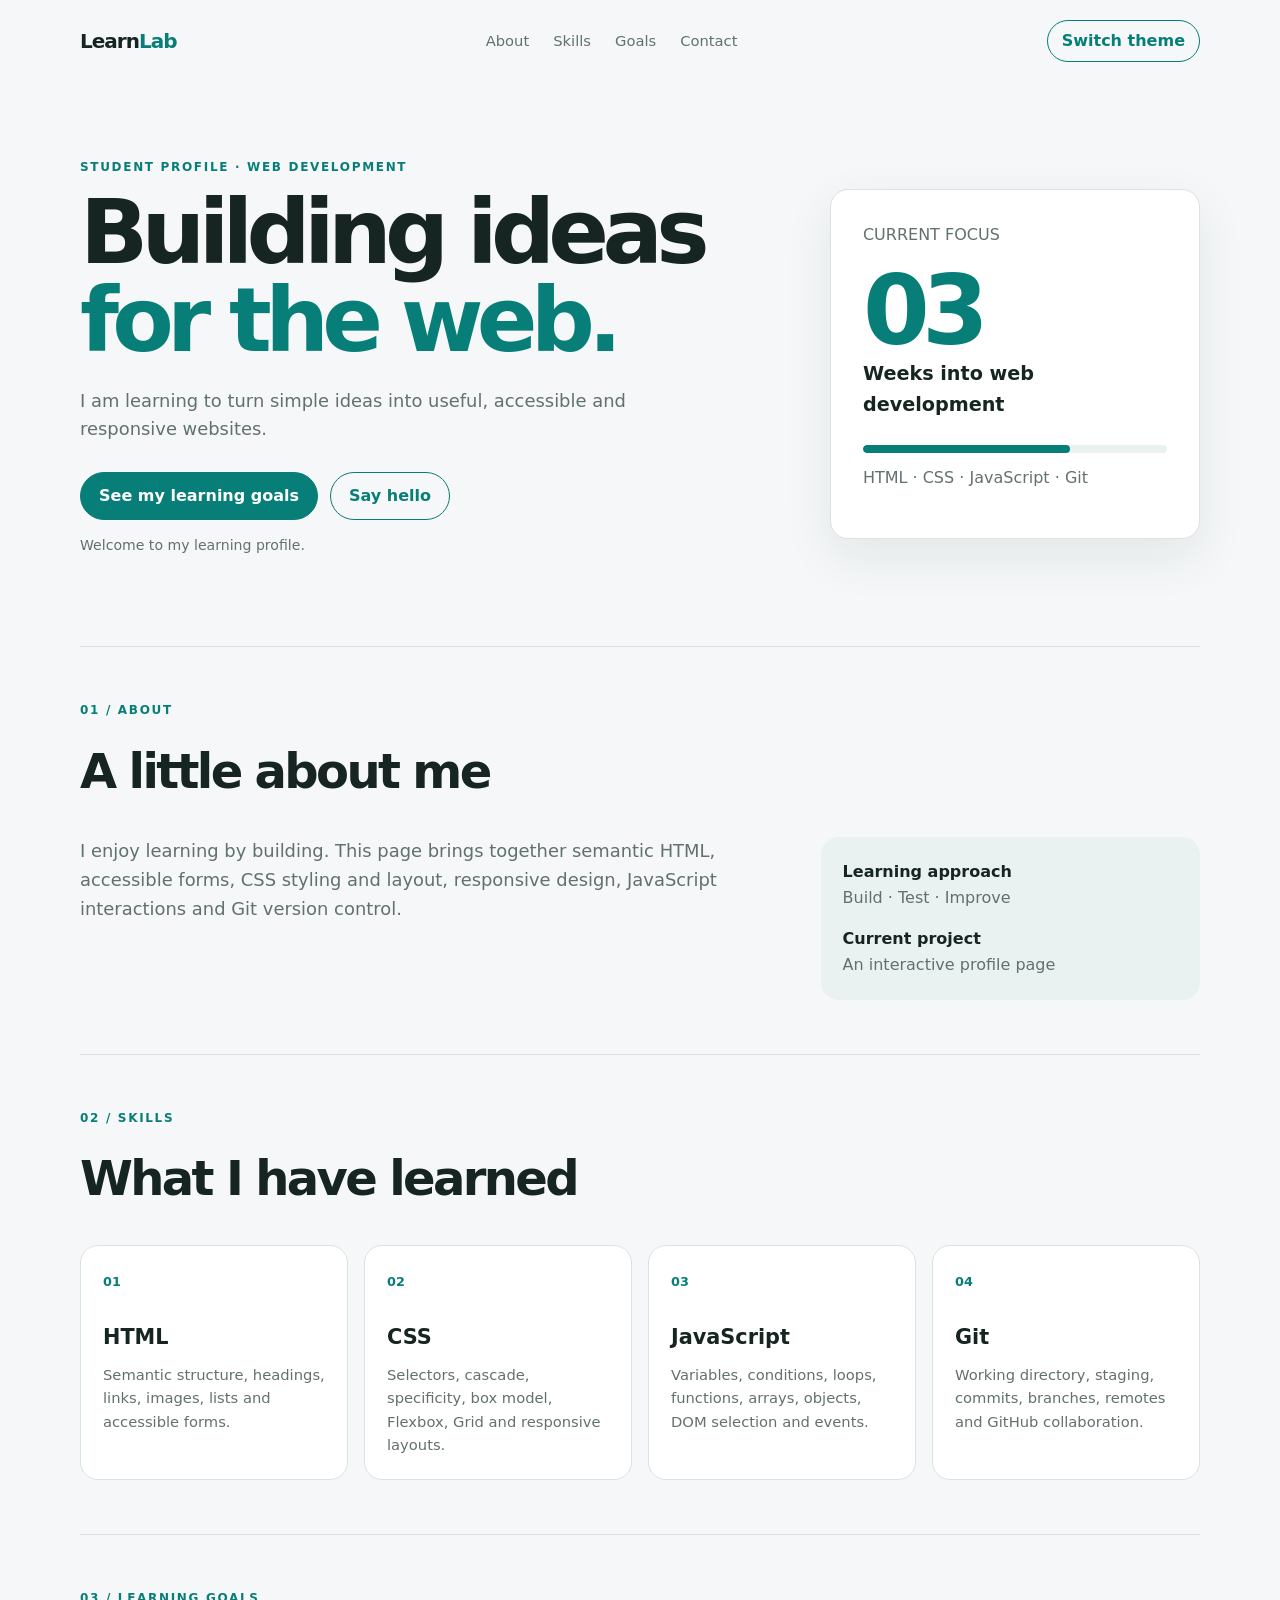
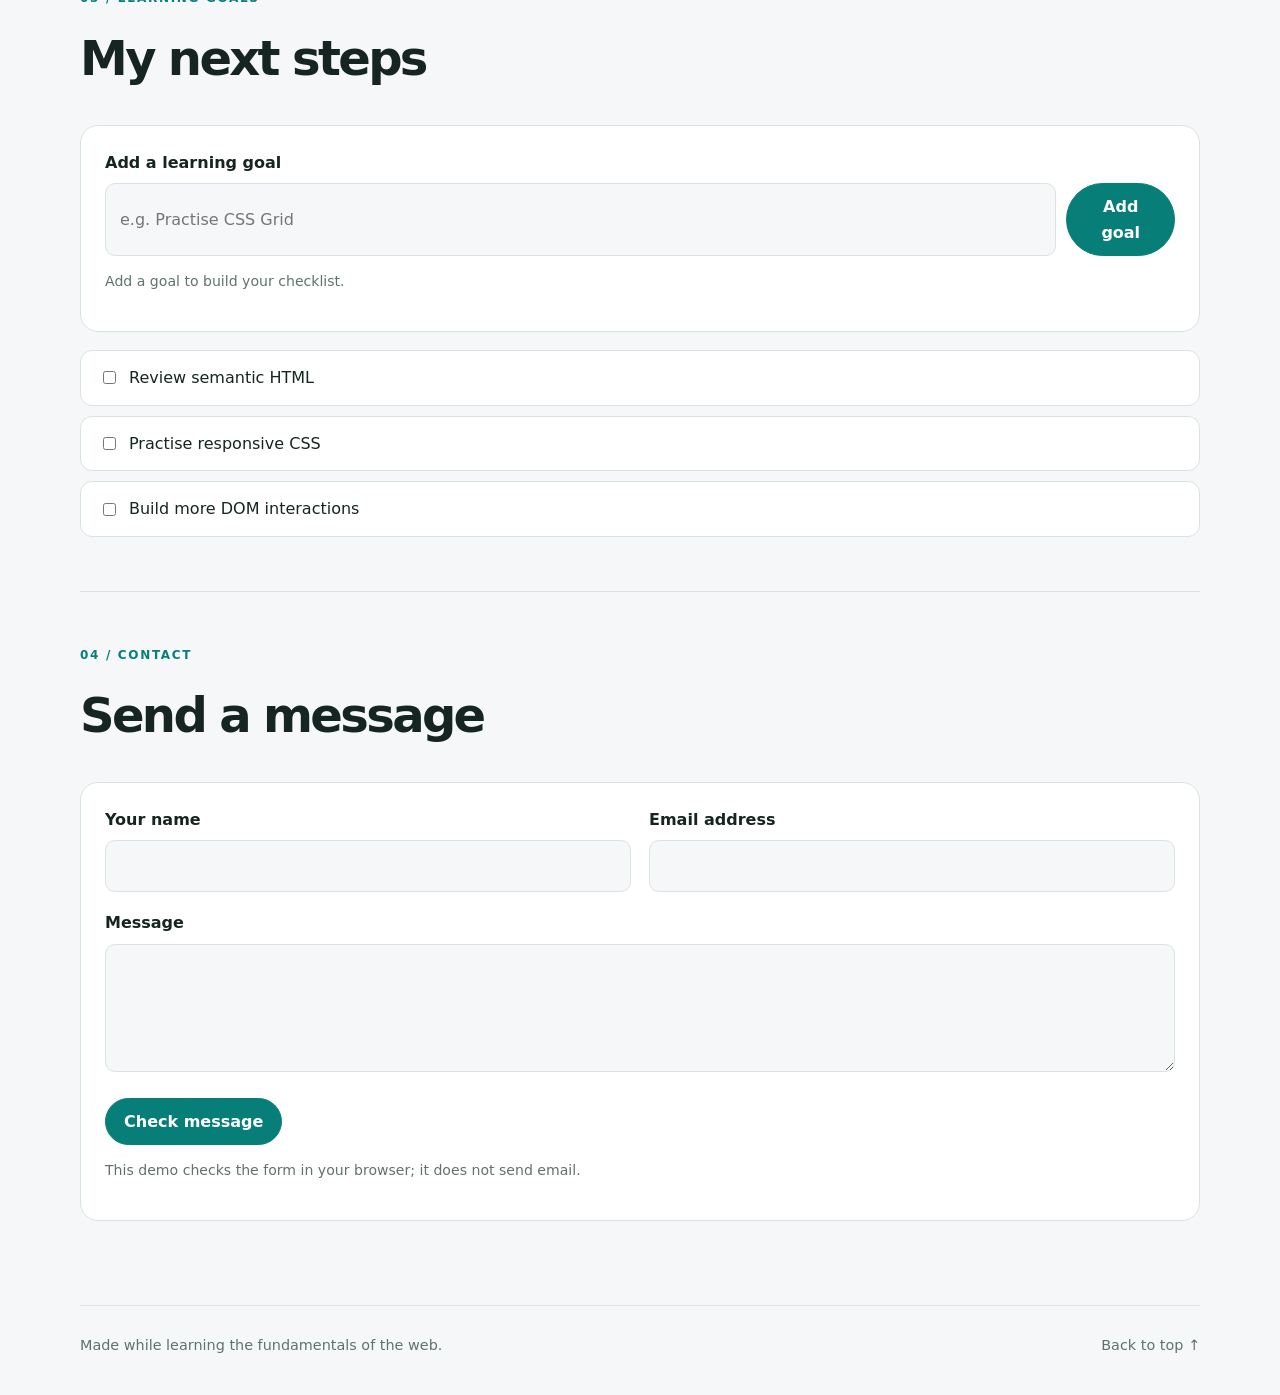
<file: week_3_model_project.html>
<!DOCTYPE html>
<html lang="en">
<head>
  <meta charset="UTF-8">
  <meta name="viewport" content="width=device-width, initial-scale=1.0">
  <meta name="description" content="A student profile and interactive learning goals page.">
  <title>My Learning Profile</title>
  <link rel="stylesheet" href="week_3_model_project.css">
  <script src="week_3_model_project.js" defer></script>
</head>
<body>
  <header class="site-header">
    <a class="brand" href="#home" aria-label="My Learning Profile home">Learn<span>Lab</span></a>
    <nav aria-label="Main navigation"><a href="#about">About</a><a href="#skills">Skills</a><a href="#goals">Goals</a><a href="#contact">Contact</a></nav>
    <button class="button button-quiet" id="themeButton" type="button" aria-pressed="false">Switch theme</button>
  </header>
  <main id="home">
    <section class="hero section-wrap">
      <div class="hero-copy">
        <p class="eyebrow">STUDENT PROFILE · WEB DEVELOPMENT</p>
        <h1>Building ideas<br><span>for the web.</span></h1>
        <p class="lead">I am learning to turn simple ideas into useful, accessible and responsive websites.</p>
        <div class="hero-actions"><a class="button" href="#goals">See my learning goals</a><button class="button button-outline" id="greetButton" type="button">Say hello</button></div>
        <p class="feedback" id="greeting" role="status" aria-live="polite">Welcome to my learning profile.</p>
      </div>
      <aside class="hero-card" aria-label="Current learning progress"><p class="card-label">CURRENT FOCUS</p><p class="big-number">03</p><p class="card-title">Weeks into web development</p><div class="progress-track"><span></span></div><p class="muted">HTML · CSS · JavaScript · Git</p></aside>
    </section>
    <section class="section-wrap content-section" id="about"><div class="section-heading"><p class="eyebrow">01 / ABOUT</p><h2>A little about me</h2></div><div class="about-grid"><p class="about-intro">I enjoy learning by building. This page brings together semantic HTML, accessible forms, CSS styling and layout, responsive design, JavaScript interactions and Git version control.</p><div class="info-panel"><p><strong>Learning approach</strong><br><span class="muted">Build · Test · Improve</span></p><p><strong>Current project</strong><br><span class="muted">An interactive profile page</span></p></div></div></section>
    <section class="section-wrap content-section" id="skills"><div class="section-heading"><p class="eyebrow">02 / SKILLS</p><h2>What I have learned</h2></div><div class="skill-grid">
      <article class="skill-card"><span class="skill-number">01</span><h3>HTML</h3><p>Semantic structure, headings, links, images, lists and accessible forms.</p></article>
      <article class="skill-card"><span class="skill-number">02</span><h3>CSS</h3><p>Selectors, cascade, specificity, box model, Flexbox, Grid and responsive layouts.</p></article>
      <article class="skill-card"><span class="skill-number">03</span><h3>JavaScript</h3><p>Variables, conditions, loops, functions, arrays, objects, DOM selection and events.</p></article>
      <article class="skill-card"><span class="skill-number">04</span><h3>Git</h3><p>Working directory, staging, commits, branches, remotes and GitHub collaboration.</p></article>
    </div></section>
    <section class="section-wrap content-section" id="goals"><div class="section-heading"><p class="eyebrow">03 / LEARNING GOALS</p><h2>My next steps</h2></div>
      <form class="goal-form" id="goalForm"><label for="goalInput">Add a learning goal</label><div class="input-row"><input id="goalInput" name="goal" type="text" placeholder="e.g. Practise CSS Grid" required maxlength="80"><button class="button" type="submit">Add goal</button></div><p class="form-help" id="formMessage" role="status" aria-live="polite">Add a goal to build your checklist.</p></form>
      <ul class="goal-list" id="goalList"><li><label><input type="checkbox"> Review semantic HTML</label></li><li><label><input type="checkbox"> Practise responsive CSS</label></li><li><label><input type="checkbox"> Build more DOM interactions</label></li></ul>
    </section>
    <section class="section-wrap content-section" id="contact"><div class="section-heading"><p class="eyebrow">04 / CONTACT</p><h2>Send a message</h2></div>
      <form class="contact-form" id="contactForm"><div class="field"><label for="name">Your name</label><input id="name" name="name" type="text" autocomplete="name" required></div><div class="field"><label for="email">Email address</label><input id="email" name="email" type="email" autocomplete="email" required></div><div class="field field-full"><label for="message">Message</label><textarea id="message" name="message" rows="4" required></textarea></div><div class="field-full"><button class="button" type="submit">Check message</button><p class="form-help" id="contactFeedback" role="status" aria-live="polite">This demo checks the form in your browser; it does not send email.</p></div></form>
    </section>
  </main>
  <footer class="site-footer"><p>Made while learning the fundamentals of the web.</p><a href="#home">Back to top ↑</a></footer>
</body>
</html>
</file>
<file: week_3_model_project.css>
/* Model project: selectors, cascade, box model, Flexbox, Grid, responsive design. */
:root{color-scheme:light;--page:#f5f7f8;--surface:#fff;--soft:#eaf2f1;--text:#172522;--muted:#61716d;--accent:#087e78;--line:#d9e3e0;--shadow:0 18px 50px rgba(21,48,43,.08);--radius:18px}
*{box-sizing:border-box}
html{scroll-behavior:smooth}
body{margin:0;background:var(--page);color:var(--text);font-family:Inter,system-ui,-apple-system,"Segoe UI",sans-serif;line-height:1.6}
body.dark-theme{color-scheme:dark;--page:#111a19;--surface:#192523;--soft:#213431;--text:#edf5f2;--muted:#a5b8b2;--accent:#69d7c6;--line:#344743;--shadow:0 18px 50px rgba(0,0,0,.22)}
a{color:inherit;text-decoration:none}button,input,textarea{font:inherit}
:focus-visible{outline:3px solid #e1a93b;outline-offset:3px}
.site-header,.section-wrap,.site-footer{width:min(1120px,calc(100% - 40px));margin-inline:auto}
.site-header{min-height:82px;display:flex;align-items:center;justify-content:space-between;gap:24px}
.brand{font-size:1.25rem;font-weight:800;letter-spacing:-.05em}.brand span{color:var(--accent)}
nav{display:flex;flex-wrap:wrap;gap:24px;color:var(--muted);font-size:.92rem}nav a:hover,.site-footer a:hover{color:var(--accent)}
.hero{min-height:520px;display:grid;grid-template-columns:minmax(0,1.5fr) minmax(260px,.8fr);align-items:center;gap:56px;padding-block:76px}
.eyebrow{color:var(--accent);font-size:.75rem;font-weight:800;letter-spacing:.14em}
h1,h2,h3,p{margin-top:0}h1{margin-bottom:22px;font-size:clamp(3rem,7vw,5.8rem);line-height:.98;letter-spacing:-.075em}h1 span{color:var(--accent)}
.lead{max-width:590px;color:var(--muted);font-size:1.12rem}
.hero-actions{display:flex;flex-wrap:wrap;gap:12px;margin-top:28px}
.button{display:inline-flex;justify-content:center;align-items:center;min-height:44px;padding:10px 18px;border:1px solid var(--accent);border-radius:999px;background:var(--accent);color:#fff;font-weight:700;cursor:pointer;transition:transform .16s ease}
.button:hover{filter:brightness(.92);transform:translateY(-2px)}.button-outline,.button-quiet{background:transparent;color:var(--accent)}.button-quiet{min-height:38px;padding:7px 14px}
.feedback,.form-help{min-height:1.5em;margin-top:14px;color:var(--muted);font-size:.88rem}
.hero-card{padding:32px;border:1px solid var(--line);border-radius:var(--radius);background:var(--surface);box-shadow:var(--shadow)}
.card-label,.muted{color:var(--muted)}.big-number{margin:10px 0 0;color:var(--accent);font-size:6rem;font-weight:800;line-height:1;letter-spacing:-.08em}.card-title{font-size:1.2rem;font-weight:700}
.progress-track{height:8px;margin:24px 0 12px;overflow:hidden;border-radius:99px;background:var(--soft)}.progress-track span{display:block;width:68%;height:100%;border-radius:inherit;background:var(--accent)}
.content-section{padding-block:54px;border-top:1px solid var(--line)}.section-heading{margin-bottom:28px}.section-heading h2{margin-bottom:0;font-size:clamp(2rem,4vw,3rem);letter-spacing:-.055em}
.about-grid{display:grid;grid-template-columns:1.3fr .7fr;gap:36px}.about-intro{max-width:680px;color:var(--muted);font-size:1.12rem}
.info-panel{padding:22px;border-radius:var(--radius);background:var(--soft)}.info-panel p:last-child{margin-bottom:0}
.skill-grid{display:grid;grid-template-columns:repeat(4,1fr);gap:16px}.skill-card{min-height:220px;padding:22px;border:1px solid var(--line);border-radius:var(--radius);background:var(--surface)}
.skill-number{color:var(--accent);font-size:.8rem;font-weight:800}.skill-card h3{margin:28px 0 8px;font-size:1.3rem}.skill-card p{margin-bottom:0;color:var(--muted);font-size:.92rem}
.goal-form,.contact-form{padding:24px;border:1px solid var(--line);border-radius:var(--radius);background:var(--surface)}
.goal-form>label,.field label{display:block;margin-bottom:8px;font-weight:700}.input-row{display:flex;gap:10px}
input,textarea{width:100%;padding:12px 14px;border:1px solid var(--line);border-radius:10px;background:var(--page);color:var(--text)}
input:focus,textarea:focus{border-color:var(--accent)}
.goal-list{display:grid;gap:10px;margin:18px 0 0;padding:0;list-style:none}.goal-list li{padding:14px 18px;border:1px solid var(--line);border-radius:12px;background:var(--surface)}
.goal-list label{display:flex;align-items:center;gap:10px;cursor:pointer}.goal-list input{width:auto;accent-color:var(--accent)}
.goal-list li.is-complete label{color:var(--muted);text-decoration:line-through}
.contact-form{display:grid;grid-template-columns:1fr 1fr;gap:18px}.field-full{grid-column:1/-1}textarea{resize:vertical}
.site-footer{margin-top:30px;padding:28px 0 38px;display:flex;justify-content:space-between;gap:18px;border-top:1px solid var(--line);color:var(--muted);font-size:.9rem}.site-footer p{margin:0}
@media(max-width:820px){.site-header{padding-block:18px;flex-wrap:wrap}nav{order:3;width:100%;gap:16px}.hero{grid-template-columns:1fr;gap:28px;padding-block:54px}.hero-card{max-width:440px}.skill-grid{grid-template-columns:repeat(2,1fr)}}
@media(max-width:560px){.site-header,.section-wrap,.site-footer{width:calc(100% - 28px)}.site-header{gap:12px}nav{gap:12px;font-size:.84rem}.hero{min-height:auto;padding-block:44px}.about-grid,.contact-form,.skill-grid{grid-template-columns:1fr}.field-full{grid-column:auto}.input-row{flex-direction:column}.site-footer{flex-direction:column}}
</file>
